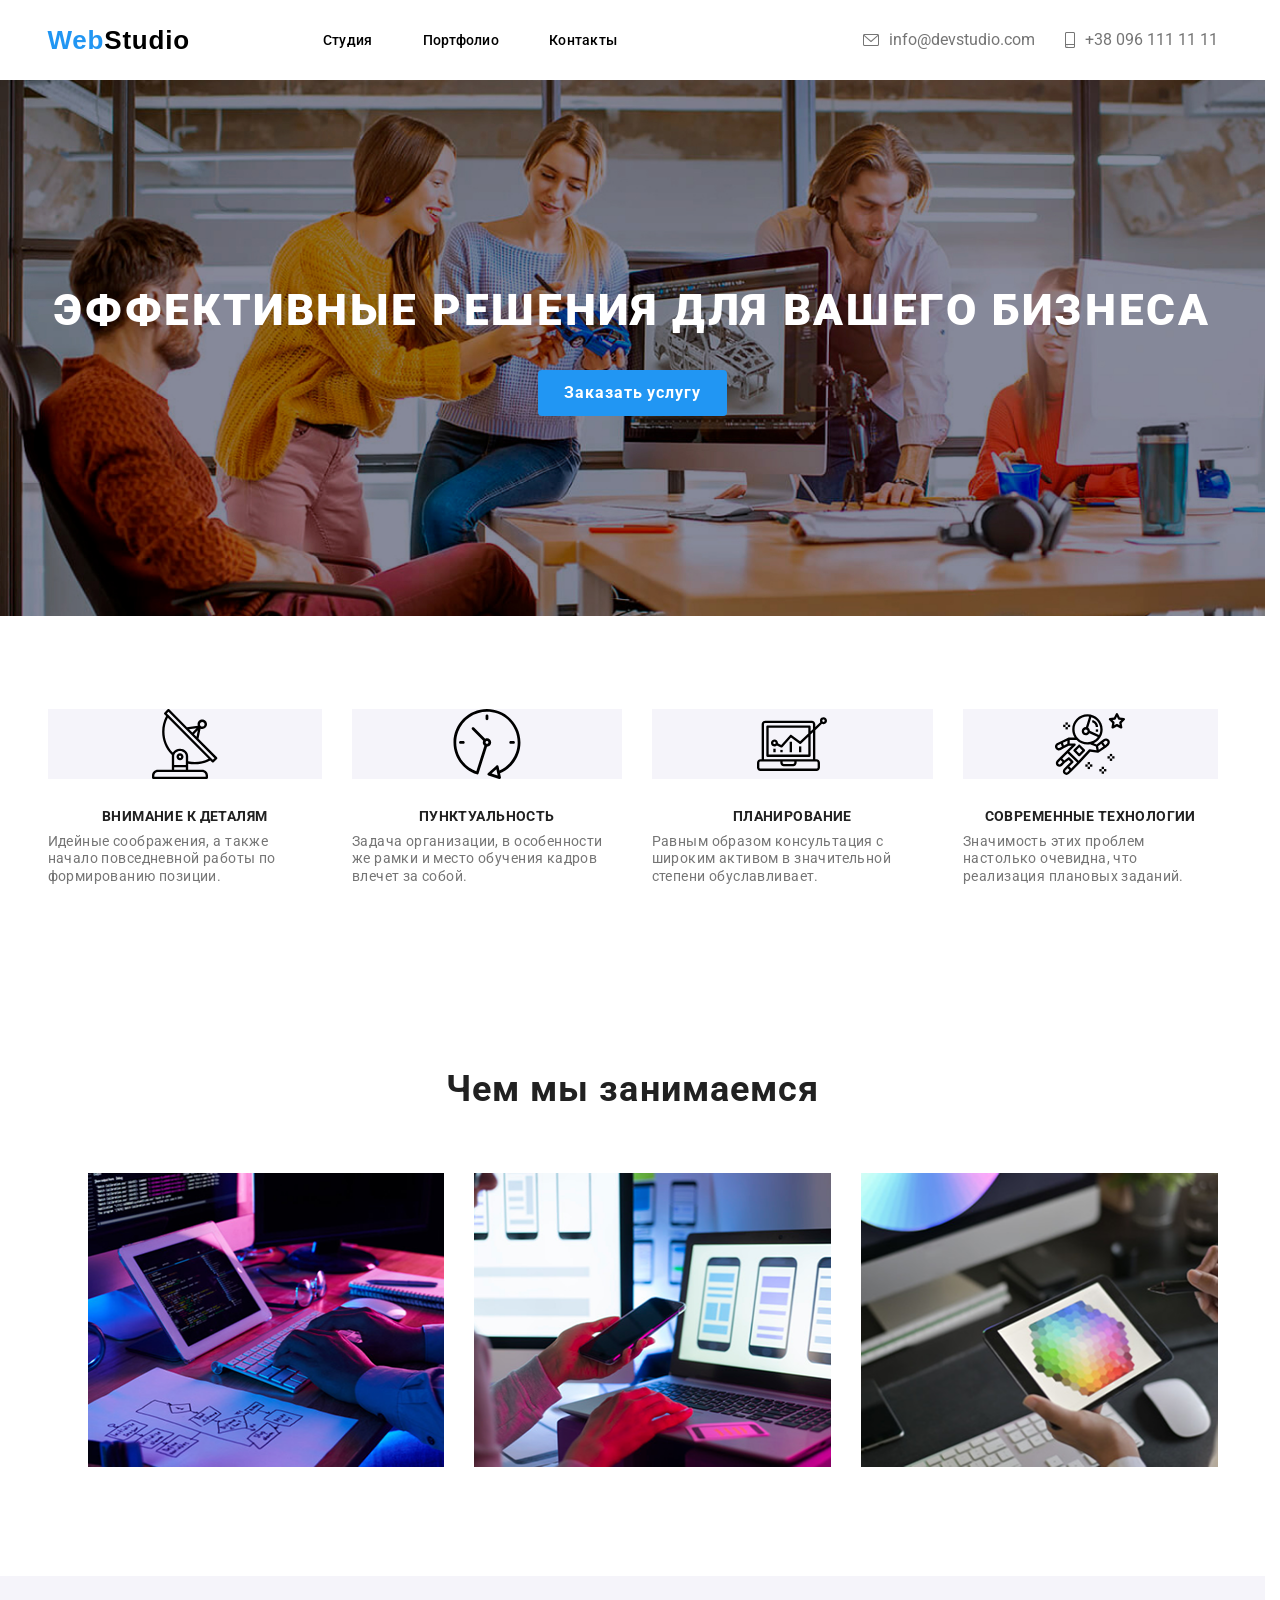
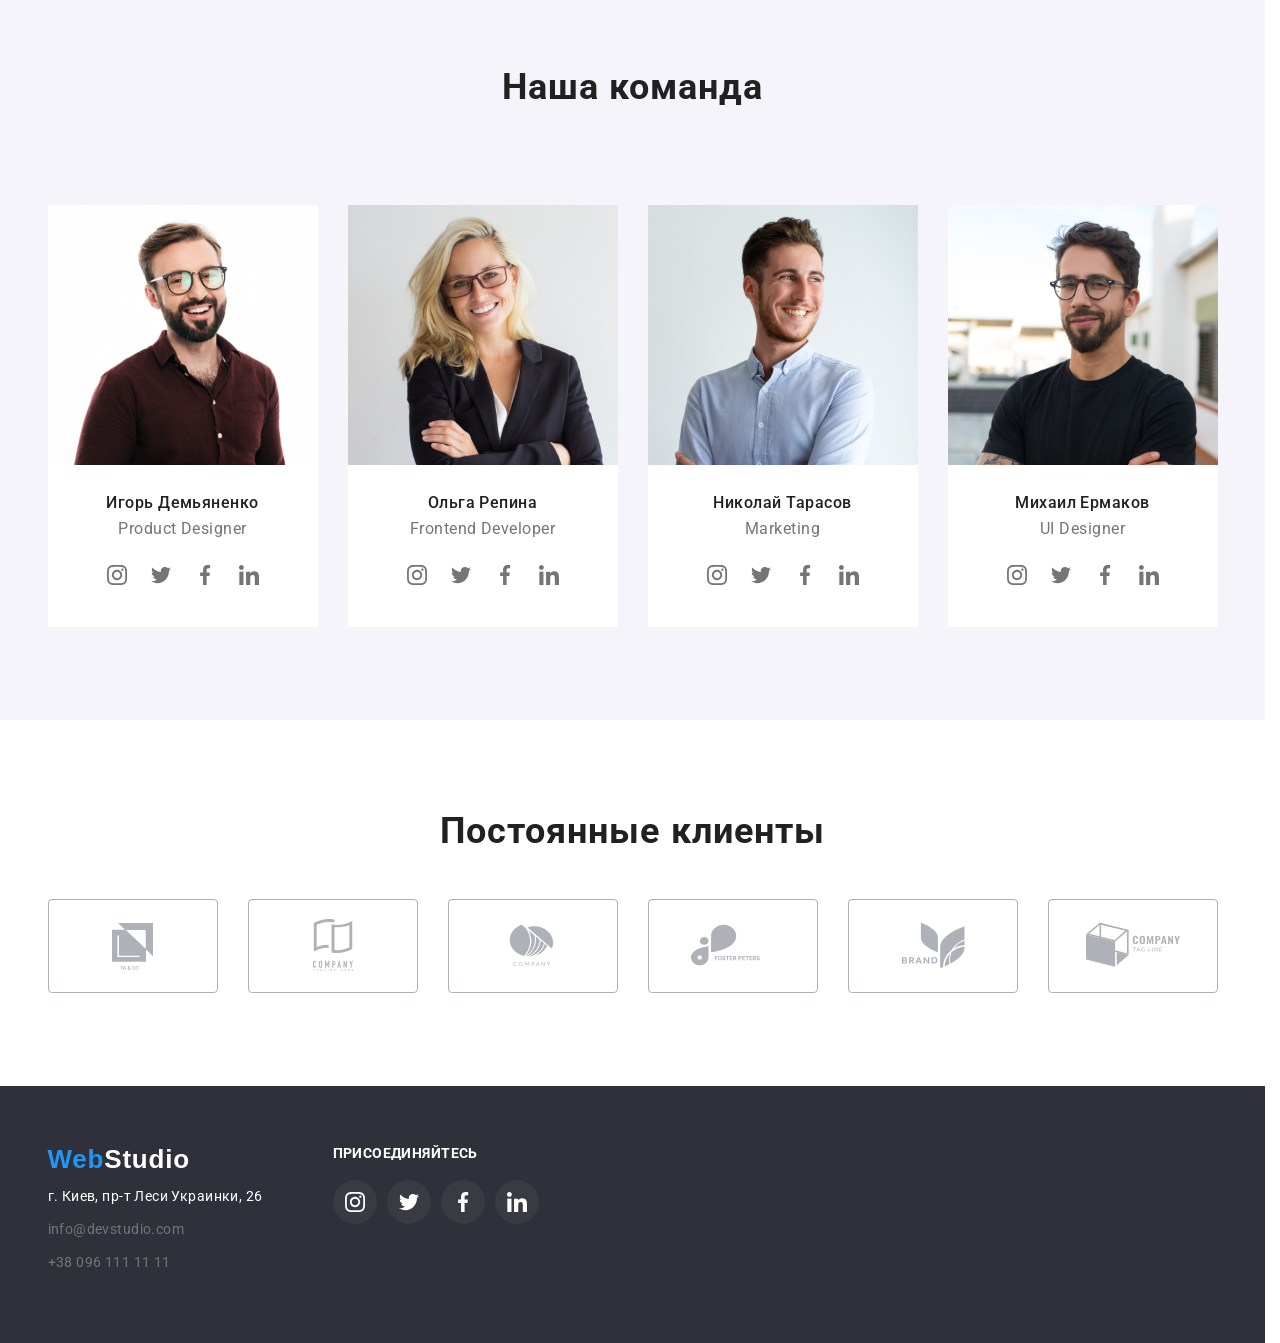
<file: index.html>
<!DOCTYPE html>
<html lang="en">
<head>
    <meta charset="UTF-8">
    <meta name="viewport" content="width=device-width, initial-scale=1.0">
    <title>HTML</title>
	<link rel="preconnect" href="https://fonts.googleapis.com">
	<link rel="preconnect" href="https://fonts.gstatic.com" crossorigin>
	<link href="https://fonts.googleapis.com/css2?family=Roboto:ital,wght@0,100..900;1,100..900&display=swap" rel="stylesheet">
    <link rel="icon" href="./img/lamp.png">
    <link rel="stylesheet" href="./css/main.css">
</head>
<body>
	<header class="header">
		<div class="conteiner">
			<div class="left-center">
				<a href="index.html" class="web">Web<span class="black">Studio</span></a>
				<nav class="nav">
					<ul>
						<li><a class="item_nav" href="#">Студия</a></li>
						<li><a class="item_nav" href="portfolio.html">Портфолио</a></li>
						<li><a class="item_nav" href="#">Контакты</a></li>
					</ul>
				</nav>
			</div>
			<ul class="right_nav">
				<li><a class="mail" href="mailto:info@devstudio.com"><svg height="12" width="16"><use class="icon" xlink:href="./img/sprite.svg#mail"></use></svg><span>info@devstudio.com</span></a></li>
				<li><a class="namber" href="tel:+380961111111"><svg height="16" width="10"><use class="icon" xlink:href="./img/sprite.svg#namber"></use></svg><span>+38 096 111 11 11</span></a></li>
			</ul>
			<div class="burger"><span></span></div>
		</div>	
	</header>
	<main>
		<section class="section"> 
		<div class="hero">
			<h1 class="hero_text">Эффективные решения для вашего бизнеса</h1>
			<button class="hero_button">Заказать услугу</button>
		</div>
		</section>
		<section class="section"> 
			<h2 class="hidden">hidden</h2>
			<div class="hero_1"> 
				<div class="conteiner">
					<ul class="item_hero">
						<li class="item_hero_1">
							<div class="hero_1-fon">
								<svg class="hero_1-icon" height="70" width="70"><use xlink:href="./img/sprite.svg#group"></use></svg>
							</div>
							<h3 class="item-text">Внимание к деталям</h3>
							<p class="item-text_1">Идейные соображения, а также начало повседневной работы по формированию позиции.</p>
						</li>
						<li class="item_hero_1">
							<div class="hero_1-fon">
								<svg class="hero_1-icon" height="70" width="70"><use xlink:href="./img/sprite.svg#clock"></use></svg>
							</div>
							<h3 class="item-text">Пунктуальность</h3>
							<p class="item-text_1">Задача организации, в особенности же рамки и место обучения кадров влечет за собой.</p>
						</li>
						<li class="item_hero_1">
							<div class="hero_1-fon">
								<svg class="hero_1-icon" height="70" width="70"><use xlink:href="./img/sprite.svg#astro"></use></svg>
							</div>
							<h3 class="item-text">Планирование</h3>
							<p class="item-text_1">Равным образом консультация с широким активом в значительной степени обуславливает.</p>
						</li>
						<li class="item_hero_1">
							<div class="hero_1-fon">
                            	<svg class="hero_1-icon" height="70" width="70"><use xlink:href="./img/sprite.svg#diagram"></use></svg>
							</div>
							<h3 class="item-text">Современные технологии</h3>
							<p class="item-text_1">Значимость этих проблем настолько очевидна, что реализация плановых заданий.</p>
						</li>

					</ul>

				</div>
			</div> 
		</section>
		<section class="section">
			<div class="hero_2">
				<h2 class="title">Чем мы занимаемся</h2>
				<div class="conteiner">
					<ul>
						<li><img src="./img/box 1.png" alt="images"></li>
						<li><img src="./img/box 2.png" alt="images"></li>
						<li><img src="./img/box 3.png" alt="images"></li>
					</ul>
				</div>
			</div>
		</section>
		<section class="section">
			<div class="hero_3">
				<div class="conteiner">
					<h2 class="title">Наша команда</h2>
					<ul class="hero_teem">
						<li class="teem">
							<img src="./img/img.png" alt="images">
							<div class="hero_teem_text">
								<h3 class="text">Игорь Демьяненко</h3>
								<p class="item-text_2">Product Designer</p>
									<ul class="hero_3-list-icon">
										<li><a class="hero_3-icon" href="#"><svg height="20" width="20"><use xlink:href="./img/sprite.svg#insta"></use></svg></a></li>
										<li><a class="hero_3-icon" href="#"><svg height="20" width="20"><use xlink:href="./img/sprite.svg#twitter"></use></svg></a></li>
										<li><a class="hero_3-icon" href="#"><svg height="20" width="20"><use xlink:href="./img/sprite.svg#facebook"></use></svg></a></li>
										<li><a class="hero_3-icon" href="#"><svg height="20" width="20"><use xlink:href="./img/sprite.svg#linkedin"></use></svg></a></li>
									</ul>
							</div>
						</li>
						<li  class="teem">
							<img src="./img/img (1).png" alt="images">
							<div class="hero_teem_text">
								<h3 class="text">Ольга Репина</h3>
								<p class="item-text_2">Frontend Developer</p>
									<ul class="hero_3-list-icon">
										<li><a class="hero_3-icon" href="#"><svg height="20" width="20"><use xlink:href="./img/sprite.svg#insta"></use></svg></a></li>
										<li><a class="hero_3-icon" href="#"><svg height="20" width="20"><use xlink:href="./img/sprite.svg#twitter"></use></svg></a></li>
										<li><a class="hero_3-icon" href="#"><svg height="20" width="20"><use xlink:href="./img/sprite.svg#facebook"></use></svg></a></li>
										<li><a class="hero_3-icon" href="#"><svg height="20" width="20"><use xlink:href="./img/sprite.svg#linkedin"></use></svg></a></li>
									</ul>
							</div>
						</li>
						<li class="teem">
							<img src="./img/img (2).png" alt="images">
							<div class="hero_teem_text">
								<h3 class="text">Николай Тарасов</h3>
								<p class="item-text_2">Marketing</p>
									<ul class="hero_3-list-icon">
										<li><a class="hero_3-icon" href="#"><svg height="20" width="20"><use xlink:href="./img/sprite.svg#insta"></use></svg></a></li>
										<li><a class="hero_3-icon" href="#"><svg height="20" width="20"><use xlink:href="./img/sprite.svg#twitter"></use></svg></a></li>
										<li><a class="hero_3-icon" href="#"><svg height="20" width="20"><use xlink:href="./img/sprite.svg#facebook"></use></svg></a></li>
										<li><a class="hero_3-icon" href="#"><svg height="20" width="20"><use xlink:href="./img/sprite.svg#linkedin"></use></svg></a></li>
									</ul>
							</div>
						</li>
						<li class="teem">
							<img src="./img/img (3).png" alt="images">
							<div class="hero_teem_text">
								<h3 class="text">Михаил Ермаков</h3>
								<p class="item-text_2">UI Designer</p>
									<ul class="hero_3-list-icon">
										<li><a class="hero_3-icon" href="#"><svg height="20" width="20"><use xlink:href="./img/sprite.svg#insta"></use></svg></a></li>
										<li><a class="hero_3-icon" href="#"><svg height="20" width="20"><use xlink:href="./img/sprite.svg#twitter"></use></svg></a></li>
										<li><a class="hero_3-icon" href="#"><svg height="20" width="20"><use xlink:href="./img/sprite.svg#facebook"></use></svg></a></li>
										<li><a class="hero_3-icon" href="#"><svg height="20" width="20"><use xlink:href="./img/sprite.svg#linkedin"></use></svg></a></li>
									</ul>
							</li>
						</div>
					</ul>
				</div>
			</div>	
		</section>
		<section class="section">
			<div class="hero_4">
				<div class="conteiner">
					<h4 class="hero_4-title">Постоянные клиенты</h4>
					<ul class="hero_4-list">
						<li class="hero_4-border"><svg class="hero_4-item" height="60" width="106"><use xlink:href="./img/sprite.svg#client_1"></use></svg></li>
						<li class="hero_4-border"><svg class="hero_4-item" height="60" width="106"><use xlink:href="./img/sprite.svg#client_2"></use></svg></li>
						<li class="hero_4-border"><svg class="hero_4-item" height="60" width="106"><use xlink:href="./img/sprite.svg#client_3"></use></svg></li>
						<li class="hero_4-border"><svg class="hero_4-item" height="60" width="106"><use xlink:href="./img/sprite.svg#client_4"></use></svg></li>
						<li class="hero_4-border"><svg class="hero_4-item" height="60" width="106"><use xlink:href="./img/sprite.svg#client_5"></use></svg></li>
						<li class="hero_4-border"><svg class="hero_4-item" height="60" width="106"><use xlink:href="./img/sprite.svg#client_6"></use></svg></li>
					</ul>
				</div>
			</div>
		</section>
	</main>
	<footer class="footer">
		<div class="conteiner">
			<div class="footer_flex">
				<ul class="list">
					<li><a href="index.html" class="web"> Web <span class="light">Studio</span></a></li>
					<li>г. Киев, пр-т Леси Украинки, 26</li>
					<li><a class="mail_1" href="mailto:info@devstudio.com">info@devstudio.com</a></li>
					<li><a class="namber" href="tel:+380961111111">+38 096 111 11 11</a></li>
				</ul>
				<div>
					<h2 class="footer_title">присоединяйтесь</h2>
					<ul class="footer_list-icon">
						<li><a class="footer-icon" href="#"><svg height="20" width="20"><use xlink:href="./img/sprite.svg#insta"></use></svg></a></li>
						<li><a class="footer-icon" href="#"><svg height="20" width="20"><use xlink:href="./img/sprite.svg#twitter"></use></svg></a></li>
						<li><a class="footer-icon" href="#"><svg height="20" width="20"><use xlink:href="./img/sprite.svg#facebook"></use></svg></a></li>
						<li><a class="footer-icon" href="#"><svg height="20" width="20"><use xlink:href="./img/sprite.svg#linkedin"></use></svg></a></li>
					</ul>
				</div>	
			</div>
		</div>	
	</footer>
</body>
	
</html>
</file>
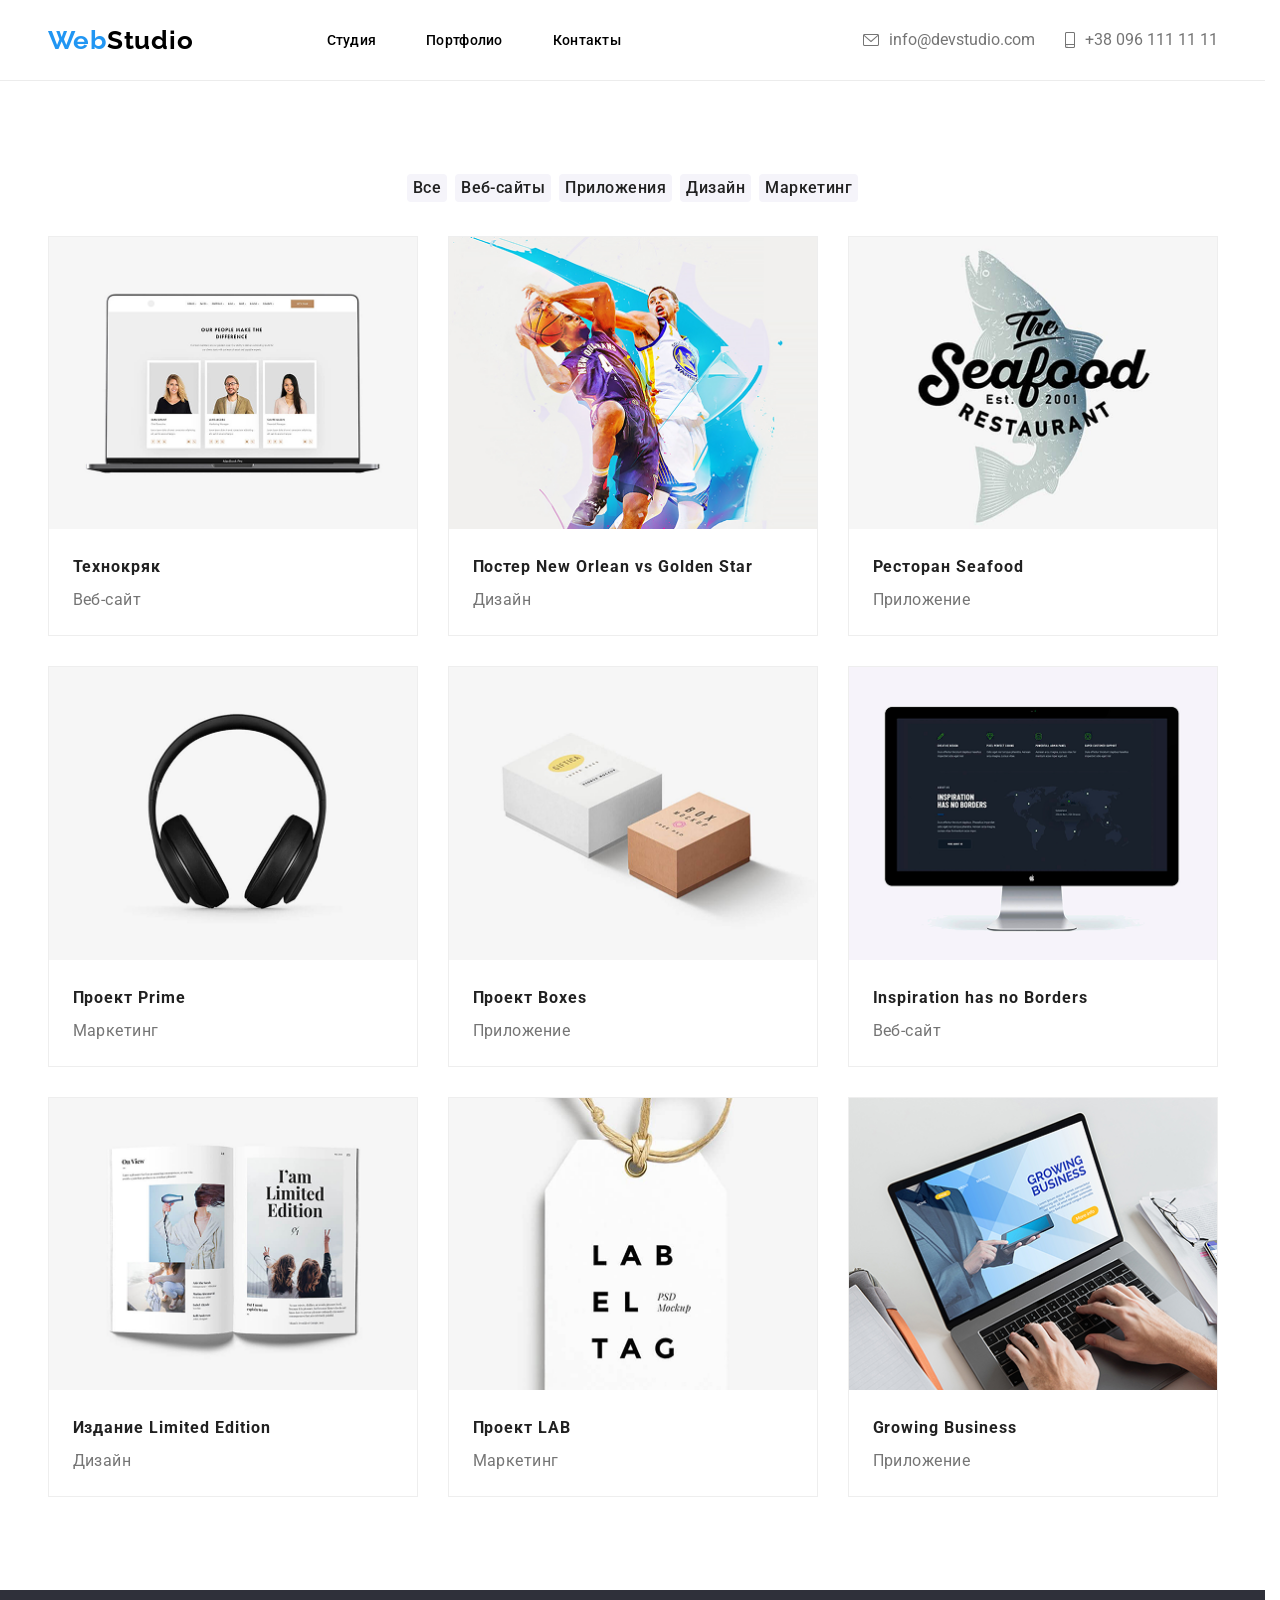
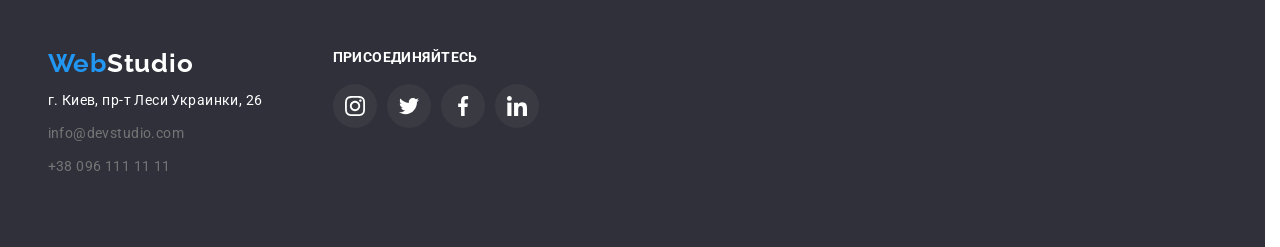
<file: portfolio.html>
<!DOCTYPE html>
<html lang="en">
<head>
    <meta charset="UTF-8">
    <meta name="viewport" content="width=device-width, initial-scale=1.0">
    <link rel="preconnect" href="https://fonts.googleapis.com">
	<link rel="preconnect" href="https://fonts.gstatic.com" crossorigin>
	<link href="https://fonts.googleapis.com/css2?family=Roboto:ital,wght@0,100..900;1,100..900&display=swap" rel="stylesheet">
    <link rel="preconnect" href="https://fonts.googleapis.com">
    <link rel="preconnect" href="https://fonts.gstatic.com" crossorigin>
    <link href="https://fonts.googleapis.com/css2?family=Raleway:ital,wght@0,100..900;1,100..900&family=Roboto:ital,wght@0,100..900;1,100..900&display=swap" rel="stylesheet">
    <link rel="stylesheet" href="./css/port_css.css">
    <title>Portfolio</title>
</head>
<body>
    <header class="header">
		<div class="conteiner">
			<div class="left-center">
				<a href="index.html" class="web">Web<span class="black">Studio</span></a>
				<nav class="nav">
					<ul>
						<li><a class="item_nav" href="./index.html">Студия</a></li>
						<li><a class="item_nav" href="./portfolio.html">Портфолио</a></li>
						<li><a class="item_nav" href="#">Контакты</a></li>
					</ul>
			</nav>
			</div>
			<ul class="right_nav">
				<li><a class="mail" href="mailto:info@devstudio.com"><svg height="12" width="16"><use class="icon" xlink:href="./img/sprite.svg#mail"></use></svg><span>info@devstudio.com</span></a></li>
				<li><a class="namber" href="tel:+380961111111"><svg height="16" width="10"><use class="icon" xlink:href="./img/sprite.svg#namber"></use></svg><span>+38 096 111 11 11</span></a></li>
			</ul>
		</div>	
	</header>
    <section class="section">
        <h1 class="hidden">hidden</h1>
            <div class="conteiner">
                <div class="button">
                    <button class="list_button">
                        <span class="text_button">Все</span>
                    </button>
                    <button class="list_button">
                        <span class="text_button">Веб-сайты</span>
                    </button>
                    <button class="list_button">
                        <span class="text_button">Приложения</span>
                    </button>
                    <button class="list_button">
                        <span class="text_button">Дизайн</span>
                    </button>
                    <button class="list_button">
                        <span class="text_button">Маркетинг</span>
                    </button>
                </div>
                <ul class="box">
                    <li class="box-list">
                        <img src="./img/portf_img/img.png" alt="images">
                        <div class="text">
                            <h2 class="box_text">Технокряк</h2>
                            <p class="box_text_2">Веб-сайт</p>
                        </div>
                    </li>
                    <li class="box-list">
                        <img src="./img/portf_img/img (1).png" alt="images">
                        <div class="text">
                            <h2 class="box_text">Постер New Orlean vs Golden Star</h2>
                            <p class="box_text_2">Дизайн</p>
                        </div>
                    </li>
                    <li class="box-list">
                        <img src="./img/portf_img/img (2).png" alt="images">
                        <div class="text">
                            <h2 class="box_text">Ресторан Seafood</h2>
                            <p class="box_text_2">Приложение</p>
                        </div>
                    </li>
                    <li class="box-list">
                        <img src="./img/portf_img/img (3).png" alt="images">
                        <div class="text">
                            <h2 class="box_text">Проект Prime</h2>
                            <p class="box_text_2">Маркетинг</p>
                        </div>
                    </li>
                    <li class="box-list">
                        <img src="./img/portf_img/img (4).png" alt="images">
                        <div class="text">
                            <h2 class="box_text">Проект Boxes</h2>
                            <p class="box_text_2">Приложение</p>
                        </div>
                    </li>
                    <li class="box-list">
                        <img src="./img/portf_img/img (5).png" alt="images">
                        <div class="text">
                            <h2 class="box_text">Inspiration has no Borders</h2>
                            <p class="box_text_2">Веб-сайт</p>
                        </div>
                    </li>
                    <li class="box-list">
                        <img src="./img/portf_img/img (6).png" alt="images">
                        <div class="text">
                            <h2 class="box_text">Издание Limited Edition</h2>
                            <p class="box_text_2">Дизайн</p>
                        </div>
                    </li>
                    <li class="box-list">
                        <img src="./img/portf_img/img (7).png" alt="images">
                        <div class="text">
                            <h2 class="box_text">Проект LAB</h2>
                            <p class="box_text_2">Маркетинг</p>
                        </div>
                    </li>
                    <li class="box-list">
                        <img src="./img/portf_img/img (8).png" alt="images">
                        <div class="text">
                            <h2 class="box_text">Growing Business</h2>
                            <p class="box_text_2">Приложение</p>
                        </div>
                    </li>
                </ul>
            </div>
    </section>
    <footer class="footer">
		<div class="conteiner">
            <div class="footer_flex">
                <ul class="list">
                    <li><a href="index.html" class="web"> Web <span class="light">Studio</span></a></li>
                    <li class="location">г. Киев, пр-т Леси Украинки, 26</li>
                    <li><a class="mail_1" href="mailto:info@devstudio.com">info@devstudio.com</a></li>
                    <li><a class="namber" href="tel:+380961111111">+38 096 111 11 11</a></li>
                </ul>
                <div>
                    <h2 class="footer_title">присоединяйтесь</h2>
                    <ul class="footer_list-icon">
                        <li><a class="footer-icon" href="#"><svg height="20" width="20"><use xlink:href="./img/sprite.svg#insta"></use></svg></a></li>
                        <li><a class="footer-icon" href="#"><svg height="20" width="20"><use xlink:href="./img/sprite.svg#twitter"></use></svg></a></li>
                        <li><a class="footer-icon" href="#"><svg height="20" width="20"><use xlink:href="./img/sprite.svg#facebook"></use></svg></a></li>
                        <li><a class="footer-icon" href="#"><svg height="20" width="20"><use xlink:href="./img/sprite.svg#linkedin"></use></svg></a></li>
                    </ul>
                 </div>	
            </div>        
		</div>	
	</footer>
</body>
</html>
</file>
<file: css/main.css>
/**
  Нормализация блочной модели
 */
*,
::before,
::after {
  box-sizing: border-box;
}

/**
  Убираем внутренние отступы слева тегам списков,
  у которых есть атрибут class
 */
:where(ul, ol):where([class]) {
  padding-left: 0;
}

/**
  Убираем внешние отступы body и двум другим тегам,
  у которых есть атрибут class
 */
body,
:where(blockquote, figure, fieldset):where([class]) {
  margin: 0;
}

/**
  Убираем внешние отступы вертикали нужным тегам,
  у которых есть атрибут class
 */
:where(
  h1,
  h2,
  h3,
  h4,
  h5,
  h6,
  p,
  ul,
  ol,
  dl
):where([class]) {
  margin-block: 0;
}

:where(dd[class]) {
  margin-left: 0;
}

:where(fieldset[class]) {
  padding: 0;
  border: none;
}

/**
  Убираем стандартный маркер маркированному списку,
  у которого есть атрибут class
 */
:where(ul[class]) {
  list-style: none;
}
ul {
	list-style: none;
}

:where(address[class]) {
  font-style: normal;
}

/**
  Обнуляем вертикальные внешние отступы параграфа,
  объявляем локальную переменную для внешнего отступа вниз,
  чтобы избежать взаимодействие с более сложным селектором
 */
p {
  --paragraphMarginBottom: 24px;

  margin-block: 0;
}

/**
  Внешний отступ вниз для параграфа без атрибута class,
  который расположен не последним среди своих соседних элементов
 */
p:where(:not([class]):not(:last-child)) {
  margin-bottom: var(--paragraphMarginBottom);
}


/**
  Упрощаем работу с изображениями и видео
 */
img,
video {
  display: block;
  max-width: 100%;
  height: auto;
}

/**
  Наследуем свойства шрифт для полей ввода
 */
input,
textarea,
select,
button {
  font: inherit;
}

html {
  /**
    Пригодится в большинстве ситуаций
    (когда, например, нужно будет "прижать" футер к низу сайта)
   */
  height: 100%;
  /**
    Убираем скачок интерфейса по горизонтали
    при появлении / исчезновении скроллбара
   */
  scrollbar-gutter: stable;
  /**
    Плавный скролл
   */
  scroll-behavior: smooth;
}

body {
  /**
    Пригодится в большинстве ситуаций
    (когда, например, нужно будет "прижать" футер к низу сайта)
   */
  min-height: 100%;
  /**
    Унифицированный интерлиньяж
   */
  line-height: 1.5;
}

/**
  Нормализация высоты элемента ссылки при его инспектировании в DevTools
 */
a:where([class]) {
  display: inline-flex;
}

/**
  Курсор-рука при наведении на элемент
 */
button,
label {
  cursor: pointer;
}

/**
  Убирает серую подсветку при тапе на мобильных устройствах (iOS/Android)
 */
button {
  -webkit-tap-highlight-color: transparent;
}

/**
  Приводим к единому цвету svg-элементы
  (за исключением тех, у которых уже указан
  атрибут fill со значением 'none' или начинается с 'url')
 */
:where([fill]:not(
  [fill="none"],
  [fill^="url"]
)) {
  fill: currentColor;
}

/**
  Приводим к единому цвету svg-элементы
  (за исключением тех, у которых уже указан
  атрибут stroke со значением 'none')
 */
:where([stroke]:not(
  [stroke="none"],
  [stroke^="url"]
)) {
  stroke: currentColor;
}

/**
  Чиним баг задержки смены цвета при взаимодействии с svg-элементами
 */
svg * {
  transition-property: fill, stroke;
}

/**
  Приведение рамок таблиц в классический 'collapse' вид
 */
:where(table) {
  border-collapse: collapse;
  border-color: currentColor;
}

/**
  Удаляем все анимации и переходы для людей,
  которые предпочитают их не использовать
 */
@media (prefers-reduced-motion: reduce) {
  *,
  ::before,
  ::after {
    animation-duration: 0.01ms !important;
    animation-iteration-count: 1 !important;
    transition-duration: 0.01ms !important;
    scroll-behavior: auto !important;
  }
}
html {
	box-sizing: border-box;
}
*, *::before, *::after {
	box-sizing: inherit;

}
body {
	margin: 0;
}
.section .hero_1{
	padding: 93px 0px;
}
.section .hero_2 {
	padding: 93px 0px;
}
.section .hero_3 {
	padding: 93px 0px;
}
.section .hero_4 {
	padding: 93px 0px;
}
.hidden {
	visibility: hidden;
	position: absolute;
	width: 1px;
	height: 1px;
	opacity: 0;
	margin: -1px;
}
.burger {
	display: none;
}
.conteiner {
	width: 100%;
	max-width: 1200px;
	min-width: 480px;
	margin: 0 auto;
	padding: 0px 15px;
}
.header {
	background-color:#ffffff;
	padding: 2px 0;
}  
.header .conteiner {
	width: 100%;
	display: flex;
	justify-content: space-between;
	align-items: center;
}
.header a {
	text-decoration: none;
	padding: 25px 0;
}

.left-center {
	display: flex;
	justify-content: center;
	align-items: center;
	gap: 93px;
}
.web {
	font-family: 'Raleway',sans-serif;
	font-weight: 700;
	font-size: 26px;
	line-height: 100%;
	letter-spacing: 0.03em;
	color: #2196F3;
}
.black {
	color: black;
}
.web:hover {
	text-decoration: none;
	color: #2196F3;
}
.nav ul {
	display: flex;
	justify-content: space-between;
	font-family: 'roboto',sans-serif;
	font-weight: 500;
	font-size: 14px;
	line-height: 100%;
	letter-spacing: 0.02em;
	color: black;
	list-style-type: none;
	gap: 50px;
	margin: 0;
}
.item_nav {
	color:black;
	cursor: pointer;
	text-decoration: none;
}
.item_nav:hover {
	color: #2196F3;
}
.right_nav {
	display: flex;
	justify-content: space-between;
	gap: 30px;
	list-style-type: none;
}
.right_nav a {
	display: flex;
	align-items: center;
	justify-content: center;
	gap: 10px;
}
.mail {
	color:#757575;
	cursor: pointer;
	font-family:'roboto', sans-serif;
}
.mail:hover {
	color: #2196F3;
}
.mail:hover .icon {
	fill: #2196F3;
}
.namber {
	font-family:'roboto', sans-serif;
	color: #757575;
	cursor: pointer;
}
.namber:hover {
	color: #2196F3;
}
.namber:hover .icon {
	fill: #2196F3;
}
.right_nav-list {
	display: flex;
	justify-content: center;
	align-items: center;
	flex-direction: row-reverse;
	gap: 10px;
}
.icon {
	display: block;
	fill: #757575;
}
.icon:hover {
	fill: #2196F3;
}
.hero {
	background-color: #2f303a42;
	background-image: url(../img/new/Img.jpg);
	background-size: cover;
	background-repeat: no-repeat;
	max-width: 100%;
	width: 100%;
	display: flex;
	flex-direction: column;
	align-items: center;
	justify-content: center;
	padding: 200px 0;
}
.hero_1-fon {
	background-color: #F5F4FA;
	display: flex;
	align-items: center;
	justify-content: center;
	flex-wrap: wrap;
}
.hero_text {
	font-family: 'roboto',sans-serif;
	font-weight: 900;
	font-size: 44px;
	line-height: 60px;
	letter-spacing: 0.06em;
	color: #ffffff;
	text-align: center;
	text-transform: uppercase;
	margin-bottom: 30px;
}
.hero_button {
	background-color: #2196F3;
	padding: 0.5em 1.6em;
	border-radius: 4px;
	color: #ffffff;
	font-family: 'roboto',sans-serif;
	font-weight: 700;
	font-size: 16px;
	line-height: 30px;
	letter-spacing: 0.06em;
	border: none;
}
.hero_button:hover {
	background-color:#188CE8;
}
.item_hero {
	display: flex;
	list-style-type: none;
	gap: 30px;
}
.item-text {
	font-family: 'roboto',sans-serif;
	font-weight: 700;
	font-size: 14px;
	line-height: 100%;
	letter-spacing: 0.03em;
	text-transform: uppercase;
	color: #212121;
	margin-top: 30px;
	text-align: center;
	padding-bottom: 10px;
}
.item_hero_1 {
	font-family: 'roboto',sans-serif;
	font-weight: 400;
	font-size: 14px;
	line-height: 124%;
	letter-spacing: 0.03em;
	color: #757575;
	text-align: left;
}
.hero_2 ul {
	display: flex;
	row-gap: 30px;
	list-style-type: none;
	gap: 30px;
}
.hero_2 .title {
	font-family: 'roboto',sans-serif;
	font-weight: 700;
	font-size: 36px;
	line-height: 100%;
	letter-spacing: 0.03em;
	color: #212121;
	text-align: center;
	padding-bottom: 50px;

}
.hero_2 img {
	width: 370px;
	height: 294px;
}
.hero_3 {
	width: 100%;
	background-color: #F5F4FA;
}
.hero_3 .title {
	text-align: center;
	margin-bottom: 50px;
	font-family: 'roboto',sans-serif;
	font-weight: 700;
	font-size: 36px;
	line-height: 100%;
	letter-spacing: 0.03em;
	color:#212121;
	padding-bottom: 50px;
}
.hero_teem {
	display: flex;
	justify-content: space-around;
	list-style-type: none;
	gap: 30px;
	max-width: 100%;
}
.teem img {
	margin-bottom: 0;
}
.hero_teem_text {
	background-color: #ffffff;
	padding-bottom: 30px;
	margin-top: 0;
} 
.text {
	font-family:'roboto';
	font-weight: 500;
	font-size: 16px;
	line-height: 100%;
	letter-spacing: 0.03em;
	color:#212121;
	text-align: center;
	padding: 30px 10px 10px;
	white-space: nowrap;
}
.item-text_2 {
	font-family:'roboto', sans-serif;
	font-weight: 400;
	font-size: 16px;
	line-height: 100%;
	letter-spacing: 0.03em;
	color:#757575;
	text-align: center;
	padding-bottom: 16px;
}
.hero_3-list-icon {
	display: flex;
	list-style-type: none;
	align-items: center;
	justify-content: center;
}
.hero_3-icon {
	padding: 12px;
	fill: #757575;
}
.hero_3-icon:hover {
	background-color: #2196F3;
	border-radius: 50px;
	fill: #ffffff;
}
.hero_4-title {
	text-align: center;
	font-family:'roboto', sans-serif;
	font-weight: 700;
	font-size: 36px;
	line-height: 100%;
	letter-spacing: 0.03em;
	color: #212121;
	margin-bottom: 50px;
}
.hero_4-list {
	display: flex;
	flex-wrap: wrap;
	list-style-type: none;
	gap: 30px;
}
.hero_4-item {
	fill: #AFB1B8;
}
.hero_4-item:hover {
	fill: #2196F3;
}
.hero_4-border {
	display: flex;
	justify-content: center;
	border: 1px solid #AFB1B8;
	border-radius: 4px;
	flex: 1;
	padding: 16px;
}
.hero_4-border:hover {
 border-color: #188CE8;

}
.footer {
	width: 100%;
	background-color: #2F303A;
}
.footer a {
	text-decoration: none;
}
.mail_1 {
	color: #757575;
}
.mail_1:hover {
	color: #2196F3;
}
.list {
display:flex;
flex-direction: column;
margin-left: 0px;
padding-top: 60px;
padding-bottom: 60px;
list-style-type: none;
}
.light {
	color: #ffffff;
}
.list li {
	font-family:'roboto', sans-serif;
	font-weight: 400;
	font-size: 14px;
	line-height: 24px;
	letter-spacing: 0.03em;
	color:#fff;
	margin-bottom: 9px;
}
.list li a {
	margin-bottom: 0px;
}
.footer_flex {
	display: flex;
	gap: 70px;
}
.footer_title {
	font-family:'roboto',sans-serif;
	font-weight: 700;
	font-size: 14px;
	line-height: 100%;
	letter-spacing: 0.03em;
	text-transform: uppercase;
	color:#fff;
	padding-top: 60px;
	padding-bottom: 20px;
}
.footer_list-icon {
	display: flex;
	align-items: center;
	justify-content: center;
	gap: 10px;
}
.footer-icon {
	fill: #ffffff;
	padding: 12px;
	background-color:#6969692b;
	border-radius: 50px;	
}
.footer-icon:hover {
	background-color: #2196F3;
	border-radius: 50px;
	fill: #ffffff;
}
/* адаптив */

@media (max-width: 900px){
	.hero_teem {
		gap: 10px;
	}
}
@media (max-width:780px){
	.conteiner {
		max-width: 768px;
	}
	.section .hero_1{
	padding: 60px 0px;
	}
	.section .hero_2 {
	padding: 60px 0px;
	}
	.section .hero_3 {
	padding: 60px 0px;
	}
	.section .hero_4 {
	padding: 60px 0px;
	}
	.hero_4-list {
	align-items: center;
	justify-content: center;
	}
}

@media (max-width:768px) {
.right_nav {
flex-direction: column;
gap: 10px;
padding-right: 10px;
}
.left-center {
	padding-left: 10px;
	gap: 88px;
	padding-right: 84px;
}
.header a {
	padding: 0;
}
.header .conteiner {
	display: flex;
	align-items: center;
	justify-content:center;
}
.nav {
	gap: 50px;
}
.hero {
	background-color: #2f303a42;
	background-image: url(../img/new/480\ img.jpg);
}

.hero_4-list {
	display: grid;
	grid-template-columns: repeat(2, 1fr);
    grid-template-rows: repeat(3, 1fr);
	gap: 30px;
	justify-content: center;
	align-items: center;
}	
.hero_teem {
	display: grid;
	grid-template-columns: repeat(2,1fr);
}
.hero_2 {
	display: none;
}

/* медиа 480 */

}
@media (max-width:480px){
	.conteiner {
		max-width: 480px;
	}
	.nav {
		display: none;
	}
	.right_nav {
		display: none;
	}
	.left-center {
		display: flex;
		padding: 30px 330px 30px 30px;
		width: 134px;
		height: 28px;
	}
	.hero {
	background-color: #2f303a42;
	background-image: url(../img/new/480\ img.jpg);
	}
	.hero_text {
	font-family: 'roboto',sans-serif;
	font-weight: 900;
	font-size: 26px;
	line-height: 42px;
	margin-bottom: 30px;
	overflow: wrap;
	}
	
	.item_hero {
		flex-direction: column;
	}
	.hero_teem {
		display:flex;
		flex-direction: column;
	}
	.hero_4-list {
		display: grid;
		grid-template-columns: repeat(2,1fr);
	}
	.footer_flex {
		flex-direction: column;
		align-items: center;
		justify-content: center;
		gap: 60px;
	}
	.list {
		padding-bottom: 0;
	}
	.footer_title {
		padding-top: 0;
	}
	.footer_list-icon {
		padding-bottom: 70px;
	}
	.burger {
		display: flex;
		position: relative;
		z-index: 50;
		align-items: center;
		justify-content: flex-end;
		width: 30px;
		height: 18px;
	}
	.burger span {
		height: 2px;
		width: 100%;
		background-color: #212121;
	}
	.burger::after, .burger::before {
		content: '';
		position: absolute;
		height: 2px;
		width: 100%;
		background-color: #212121;
	}
	.burger::after {
		top: 0;
	}
	.burger::before {
		bottom: 0;
	}
}
</file>
<file: css/port_css.css>
/**
  Нормализация блочной модели
 */
*,
::before,
::after {
  box-sizing: border-box;
}

/**
  Убираем внутренние отступы слева тегам списков,
  у которых есть атрибут class
 */
:where(ul, ol):where([class]) {
  padding-left: 0;
}

/**
  Убираем внешние отступы body и двум другим тегам,
  у которых есть атрибут class
 */
body,
:where(blockquote, figure, fieldset):where([class]) {
  margin: 0;
}

/**
  Убираем внешние отступы вертикали нужным тегам,
  у которых есть атрибут class
 */
:where(
  h1,
  h2,
  h3,
  h4,
  h5,
  h6,
  p,
  ul,
  ol,
  dl
):where([class]) {
  margin-block: 0;
}

:where(dd[class]) {
  margin-left: 0;
}

:where(fieldset[class]) {
  padding: 0;
  border: none;
}

/**
  Убираем стандартный маркер маркированному списку,
  у которого есть атрибут class
 */
:where(ul[class]) {
  list-style: none;
}

:where(address[class]) {
  font-style: normal;
}

/**
  Обнуляем вертикальные внешние отступы параграфа,
  объявляем локальную переменную для внешнего отступа вниз,
  чтобы избежать взаимодействие с более сложным селектором
 */
p {
  --paragraphMarginBottom: 24px;

  margin-block: 0;
}

/**
  Внешний отступ вниз для параграфа без атрибута class,
  который расположен не последним среди своих соседних элементов
 */
p:where(:not([class]):not(:last-child)) {
  margin-bottom: var(--paragraphMarginBottom);
}


/**
  Упрощаем работу с изображениями и видео
 */
img,
video {
  display: block;
  max-width: 100%;
  height: auto;
}

/**
  Наследуем свойства шрифт для полей ввода
 */
input,
textarea,
select,
button {
  font: inherit;
}

html {
  /**
    Пригодится в большинстве ситуаций
    (когда, например, нужно будет "прижать" футер к низу сайта)
   */
  height: 100%;
  /**
    Убираем скачок интерфейса по горизонтали
    при появлении / исчезновении скроллбара
   */
  scrollbar-gutter: stable;
  /**
    Плавный скролл
   */
  scroll-behavior: smooth;
}

body {
  /**
    Пригодится в большинстве ситуаций
    (когда, например, нужно будет "прижать" футер к низу сайта)
   */
  min-height: 100%;
  /**
    Унифицированный интерлиньяж
   */
  line-height: 1.5;
}

/**
  Нормализация высоты элемента ссылки при его инспектировании в DevTools
 */
a:where([class]) {
  display: inline-flex;
}

/**
  Курсор-рука при наведении на элемент
 */
button,
label {
  cursor: pointer;
}

/**
  Убирает серую подсветку при тапе на мобильных устройствах (iOS/Android)
 */
button {
  -webkit-tap-highlight-color: transparent;
}

/**
  Приводим к единому цвету svg-элементы
  (за исключением тех, у которых уже указан
  атрибут fill со значением 'none' или начинается с 'url')
 */
:where([fill]:not(
  [fill="none"],
  [fill^="url"]
)) {
  fill: currentColor;
}

/**
  Приводим к единому цвету svg-элементы
  (за исключением тех, у которых уже указан
  атрибут stroke со значением 'none')
 */
:where([stroke]:not(
  [stroke="none"],
  [stroke^="url"]
)) {
  stroke: currentColor;
}

/**
  Чиним баг задержки смены цвета при взаимодействии с svg-элементами
 */
svg * {
  transition-property: fill, stroke;
}

/**
  Приведение рамок таблиц в классический 'collapse' вид
 */
:where(table) {
  border-collapse: collapse;
  border-color: currentColor;
}

/**
  Удаляем все анимации и переходы для людей,
  которые предпочитают их не использовать
 */
@media (prefers-reduced-motion: reduce) {
  *,
  ::before,
  ::after {
    animation-duration: 0.01ms !important;
    animation-iteration-count: 1 !important;
    transition-duration: 0.01ms !important;
    scroll-behavior: auto !important;
  }
}
.hidden {
	visibility: hidden;
	position: absolute;
	width: 1px;
	height: 1px;
	opacity: 0;
	margin: -1px;
}
.section {
	padding: 93px 0px;
}
.conteiner {
	max-width: 1200px;
	margin: 0 auto;
	padding: 0px 15px;
}
.header {
	background-color:#ffffff;
	padding: 2px 0;
  border-bottom:1px solid #ECECEC;
}  
.header .conteiner {
	width: 100%;
	display: flex;
	justify-content: space-between;
	align-items: center;
}
.header a {
	text-decoration: none;
	padding: 25px 0;
}

.left-center {
	display: flex;
	justify-content: center;
	align-items: center;
	gap: 93px;
}
.web {
	font-family: 'Raleway',sans-serif;
	font-weight: 700;
	font-size: 26px;
	line-height: 100%;
	letter-spacing: 0.03em;
	color: #2196F3;
}
.black {
	color: black;
    font-family:'Raleway',sans-serif;
}
.web:hover {
	text-decoration: none;
	color: #2196F3;
}
.nav ul {
	display: flex;
	justify-content: space-between;
	font-family: 'roboto',sans-serif;
	font-weight: 500;
	font-size: 14px;
	line-height: 100%;
	letter-spacing: 0.02em;
	color: black;
	list-style-type: none;
	gap: 50px;
	margin: 0;
}
.item_nav {
	color:black;
	cursor: pointer;
	text-decoration: none;
}
.item_nav:hover {
	color: #2196F3;
}
.right_nav {
	display: flex;
	justify-content: space-between;
	gap: 30px;
	list-style-type: none;
}
.right_nav a {
	display: flex;
	align-items: center;
	justify-content: center;
	gap: 10px;
}
.mail {
	color:#757575;
	cursor: pointer;
	font-family:'roboto', sans-serif;
}
.mail:hover {
	color: #2196F3;
}
.mail:hover .icon {
	fill: #2196F3;
}
.namber {
	font-family:'roboto', sans-serif;
	color: #757575; 
  cursor: pointer;
}
.namber:hover {
    color: #2196F3;
}
.namber:hover.icon {
    fill: #2196F3;
}
.right_nav-list {
	display: flex;
	justify-content: center;
	align-items: center;
	flex-direction: row-reverse;
	gap: 10px;
}
.icon {
	display: block;
	fill: #757575;
}
.icon:hover {
	fill: #2196F3;
}
.button {
    display: flex;
    justify-content: center;
    align-items: center;
    gap: 8px;
    margin-bottom: 34px;
}
.list_button {
    border: none;
    background-color: #F5F4FA;
    color: #212121;
    border-radius: 4px;
}
.list_button:hover {
    background-color: #2196F3;
    color: #fff;
}
.text_button {
    font-family: 'Roboto',sans-serif;
    font-weight: 500;
    font-size: 16px;
    line-height: 26px;
    letter-spacing: 0.03em;
}
.box {
    display: grid;
    grid-template-columns: repeat(3,1fr);
    grid-template-rows: repeat(3,1fr);
    gap: 30px;
  
}
.box-list {
  border: 1px solid #EEEEEE;
}
.text {
    padding: 20px 24px;
}
.box_text {
    font-family: 'Roboto', sans-serif;
    font-weight: 700;
    font-size: 16px;
    line-height: 36px;
    letter-spacing: 0.06em;
    color: #212121;
}
.box_text_2 {
    font-family: 'Roboto', sans-serif;
    font-weight: 400;
    font-size: 16px;
    line-height: 30px;
    letter-spacing: 0.03em;
    color: #757575;
}
.footer {
	width: 100%;
	background-color: #2F303A;
}
.footer a {
	text-decoration: none;
}
.mail_1 {
	color:#757575;
}
.mail_1:hover {
	color: #2196F3;
}
.location:hover {
    color: #2196F3;
}
.list {
display:flex;
flex-direction: column;
margin-left: 0px;
padding-top: 60px;
padding-bottom: 60px;
list-style-type: none;
}
.light {
	color: #ffffff;
}
.list li {
	font-family:'roboto',sans-serif;
	font-weight: 400;
	font-size: 14px;
	line-height: 24px;
	letter-spacing: 0.03em;
	color:#fff;
	margin-bottom: 9px;
}
.footer_flex {
	display: flex;
	gap: 70px;
}
.footer_title {
	font-family:'roboto',sans-serif;
	font-weight: 700;
	font-size: 14px;
	line-height: 100%;
	letter-spacing: 0.03em;
	text-transform: uppercase;
	color:#fff;
	padding-top: 60px;
	padding-bottom: 20px;
}
.footer_list-icon {
	display: flex;
	align-items: center;
	justify-content: center;
	gap: 10px;
}
.footer-icon {
	fill: #ffffff;
	padding: 12px;
	background-color:#6969692b;
	border-radius: 50px;	
}
.footer-icon:hover {
	background-color: #2196F3;
	border-radius: 50px;
	fill: #ffffff;
}
</file>
